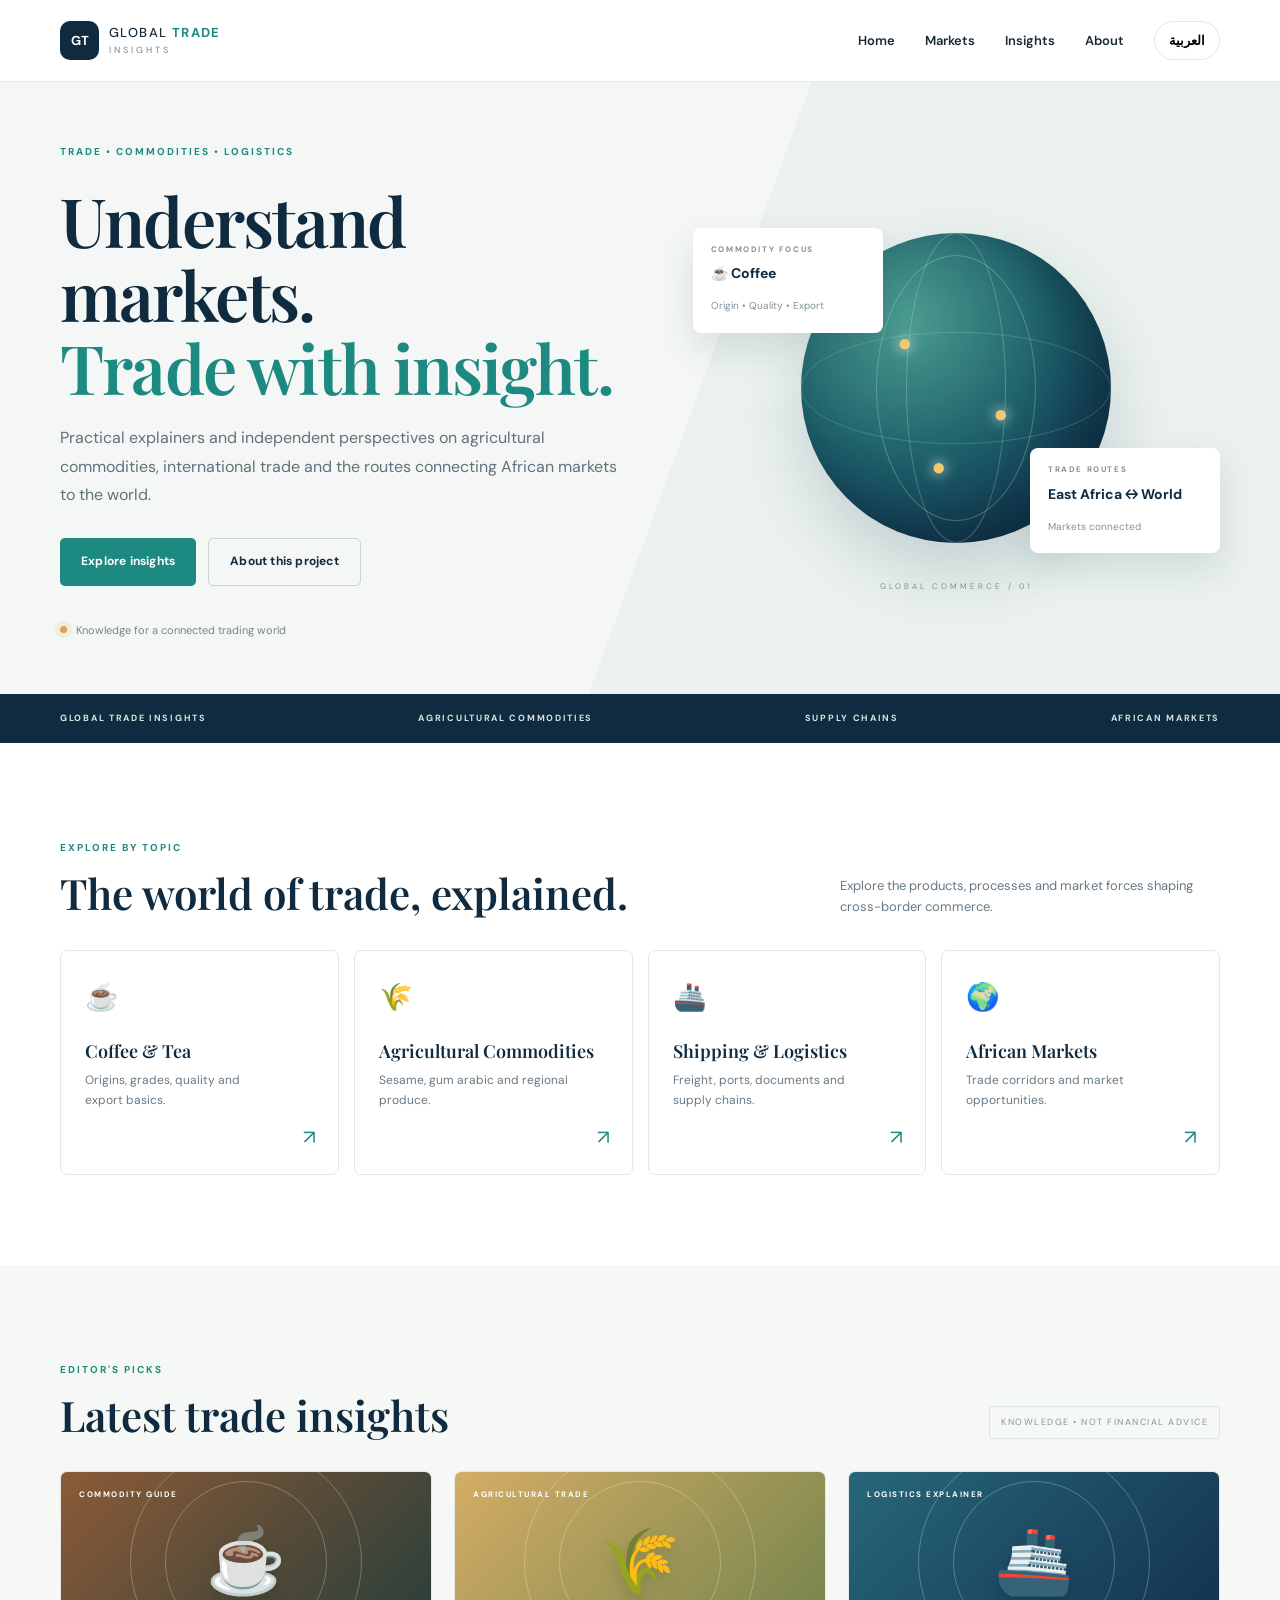
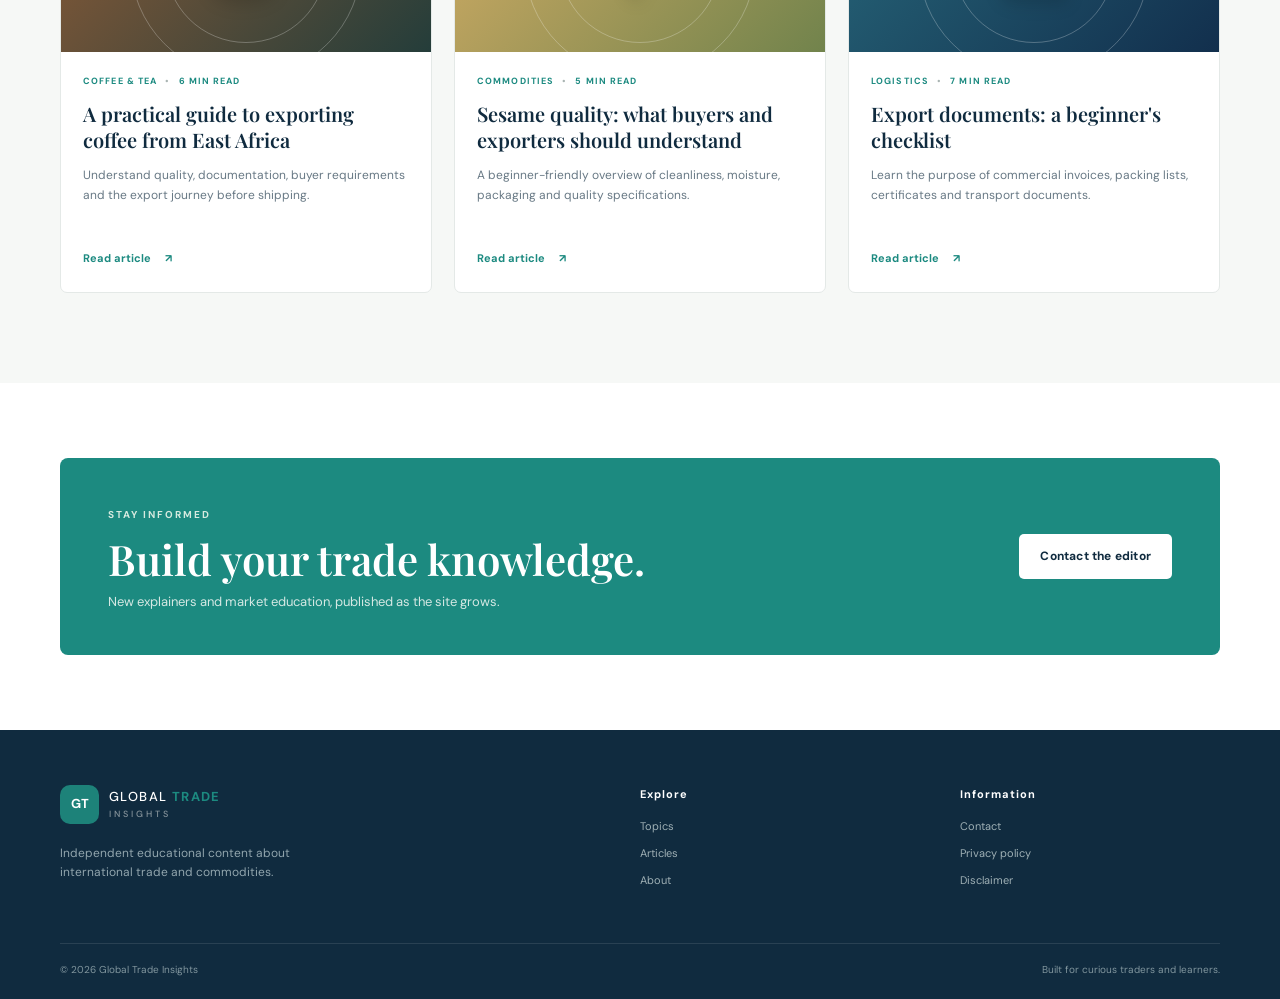
<file: index.html>
<!doctype html>
<html lang="en">
<head>
  <meta charset="utf-8">
  <meta name="viewport" content="width=device-width,initial-scale=1">
  <title>Global Trade Insights | Markets, Commodities & International Trade</title>
  <meta name="description" content="Independent educational insights on global commodity markets, agricultural trade, coffee, sesame, gum arabic, shipping and logistics.">
  <meta name="robots" content="index,follow">
  <link rel="canonical" href="https://YOUR-SITE.github.io/">
  <link rel="stylesheet" href="assets/style.css">
  <script defer src="assets/site.js"></script>
</head>
<body>
<header class="site-header">
  <div class="container nav-wrap">
    <a class="brand" href="index.html"><span class="brand-mark">GT</span><span>GLOBAL <b>TRADE</b><small>INSIGHTS</small></span></a>
    <button class="menu-toggle" aria-label="Open menu" aria-expanded="false">☰</button>
    <nav class="main-nav">
      <a href="index.html" data-en="Home" data-ar="الرئيسية">Home</a>
      <a href="#markets" data-en="Markets" data-ar="الأسواق">Markets</a>
      <a href="#insights" data-en="Insights" data-ar="تحليلات">Insights</a>
      <a href="about.html" data-en="About" data-ar="من نحن">About</a>
      <button id="language-toggle" class="lang-btn" type="button">العربية</button>
    </nav>
  </div>
</header>

<main>
<section class="hero">
  <div class="container hero-grid">
    <div class="hero-copy">
      <span class="eyebrow" data-en="TRADE • COMMODITIES • LOGISTICS" data-ar="التجارة • السلع • الخدمات اللوجستية">TRADE • COMMODITIES • LOGISTICS</span>
      <h1 data-en="Understand markets.<br><em>Trade with insight.</em>" data-ar="افهم الأسواق.<br><em>تاجر برؤية أوضح.</em>">Understand markets.<br><em>Trade with insight.</em></h1>
      <p data-en="Practical explainers and independent perspectives on agricultural commodities, international trade and the routes connecting African markets to the world." data-ar="شروحات عملية ورؤى مستقلة حول السلع الزراعية والتجارة الدولية وطرق ربط الأسواق الإفريقية بالعالم.">Practical explainers and independent perspectives on agricultural commodities, international trade and the routes connecting African markets to the world.</p>
      <div class="hero-actions">
        <a class="btn btn-primary" href="#insights" data-en="Explore insights" data-ar="استكشف التقارير">Explore insights</a>
        <a class="btn btn-outline" href="about.html" data-en="About this project" data-ar="عن المشروع">About this project</a>
      </div>
      <div class="hero-note"><span class="pulse"></span><span data-en="Knowledge for a connected trading world" data-ar="معرفة لعالم تجاري مترابط">Knowledge for a connected trading world</span></div>
    </div>
    <div class="hero-art" role="img" aria-label="Global trade illustration">
      <div class="globe"><div class="globe-lines"></div><span class="pin pin-one">●</span><span class="pin pin-two">●</span><span class="pin pin-three">●</span></div>
      <div class="float-card card-coffee"><span>COMMODITY FOCUS</span><b>☕ Coffee</b><small>Origin • Quality • Export</small></div>
      <div class="float-card card-route"><span>TRADE ROUTES</span><b>East Africa ↔ World</b><small>Markets connected</small></div>
      <div class="art-caption">GLOBAL COMMERCE / 01</div>
    </div>
  </div>
</section>

<section class="ticker"><div class="container ticker-inner"><span>GLOBAL TRADE INSIGHTS</span><span>AGRICULTURAL COMMODITIES</span><span>SUPPLY CHAINS</span><span>AFRICAN MARKETS</span></div></section>

<section class="section container" id="markets">
  <div class="section-heading"><div><span class="eyebrow">EXPLORE BY TOPIC</span><h2 data-en="The world of trade, explained." data-ar="عالم التجارة، بصورة أوضح.">The world of trade, explained.</h2></div><p data-en="Explore the products, processes and market forces shaping cross-border commerce." data-ar="اكتشف المنتجات والعمليات والعوامل التي تشكل التجارة عبر الحدود.">Explore the products, processes and market forces shaping cross-border commerce.</p></div>
  <div class="topic-grid">
    <a class="topic-card topic-coffee" href="#insights"><span class="topic-icon">☕</span><h3>Coffee & Tea</h3><p data-en="Origins, grades, quality and export basics." data-ar="المناشئ والدرجات والجودة وأساسيات التصدير.">Origins, grades, quality and export basics.</p><span class="arrow">↗</span></a>
    <a class="topic-card topic-agri" href="#insights"><span class="topic-icon">🌾</span><h3>Agricultural Commodities</h3><p data-en="Sesame, gum arabic and regional produce." data-ar="السمسم والصمغ العربي والمنتجات الإقليمية.">Sesame, gum arabic and regional produce.</p><span class="arrow">↗</span></a>
    <a class="topic-card topic-logistics" href="#insights"><span class="topic-icon">🚢</span><h3>Shipping & Logistics</h3><p data-en="Freight, ports, documents and supply chains." data-ar="الشحن والموانئ والمستندات وسلاسل الإمداد.">Freight, ports, documents and supply chains.</p><span class="arrow">↗</span></a>
    <a class="topic-card topic-markets" href="#insights"><span class="topic-icon">🌍</span><h3>African Markets</h3><p data-en="Trade corridors and market opportunities." data-ar="الممرات التجارية والفرص السوقية.">Trade corridors and market opportunities.</p><span class="arrow">↗</span></a>
  </div>
</section>

<section class="section feature-section" id="insights">
  <div class="container">
    <div class="section-heading"><div><span class="eyebrow">EDITOR'S PICKS</span><h2 data-en="Latest trade insights" data-ar="أحدث الرؤى التجارية">Latest trade insights</h2></div><span class="section-tag">KNOWLEDGE • NOT FINANCIAL ADVICE</span></div>
    <div class="article-grid">
      <article class="article-card">
        <div class="article-image image-coffee"><span>COMMODITY GUIDE</span><b>☕</b></div>
        <div class="article-body"><div class="meta">COFFEE & TEA <span>•</span> 6 MIN READ</div><h3><a href="articles/coffee-export-basics.html">A practical guide to exporting coffee from East Africa</a></h3><p>Understand quality, documentation, buyer requirements and the export journey before shipping.</p><a class="read-link" href="articles/coffee-export-basics.html">Read article <span>↗</span></a></div>
      </article>
      <article class="article-card">
        <div class="article-image image-sesame"><span>AGRICULTURAL TRADE</span><b>🌾</b></div>
        <div class="article-body"><div class="meta">COMMODITIES <span>•</span> 5 MIN READ</div><h3><a href="articles/sesame-quality.html">Sesame quality: what buyers and exporters should understand</a></h3><p>A beginner-friendly overview of cleanliness, moisture, packaging and quality specifications.</p><a class="read-link" href="articles/sesame-quality.html">Read article <span>↗</span></a></div>
      </article>
      <article class="article-card">
        <div class="article-image image-shipping"><span>LOGISTICS EXPLAINER</span><b>🚢</b></div>
        <div class="article-body"><div class="meta">LOGISTICS <span>•</span> 7 MIN READ</div><h3><a href="articles/export-documents.html">Export documents: a beginner's checklist</a></h3><p>Learn the purpose of commercial invoices, packing lists, certificates and transport documents.</p><a class="read-link" href="articles/export-documents.html">Read article <span>↗</span></a></div>
      </article>
    </div>
  </div>
</section>

<section class="newsletter container">
  <div><span class="eyebrow">STAY INFORMED</span><h2 data-en="Build your trade knowledge." data-ar="طوّر معرفتك التجارية.">Build your trade knowledge.</h2><p data-en="New explainers and market education, published as the site grows." data-ar="شروحات جديدة ومعرفة بالأسواق، ننشرها مع نمو الموقع.">New explainers and market education, published as the site grows.</p></div>
  <a class="btn btn-light" href="contact.html" data-en="Contact the editor" data-ar="تواصل مع المحرر">Contact the editor</a>
</section>
</main>

<footer class="site-footer"><div class="container footer-grid"><div><a class="brand brand-light" href="index.html"><span class="brand-mark">GT</span><span>GLOBAL <b>TRADE</b><small>INSIGHTS</small></span></a><p>Independent educational content about international trade and commodities.</p></div><div><h4>Explore</h4><a href="#markets">Topics</a><a href="#insights">Articles</a><a href="about.html">About</a></div><div><h4>Information</h4><a href="contact.html">Contact</a><a href="privacy.html">Privacy policy</a><a href="disclaimer.html">Disclaimer</a></div></div><div class="container footer-bottom"><span>© <span id="year"></span> Global Trade Insights</span><span>Built for curious traders and learners.</span></div></footer>
</body></html>
</file>
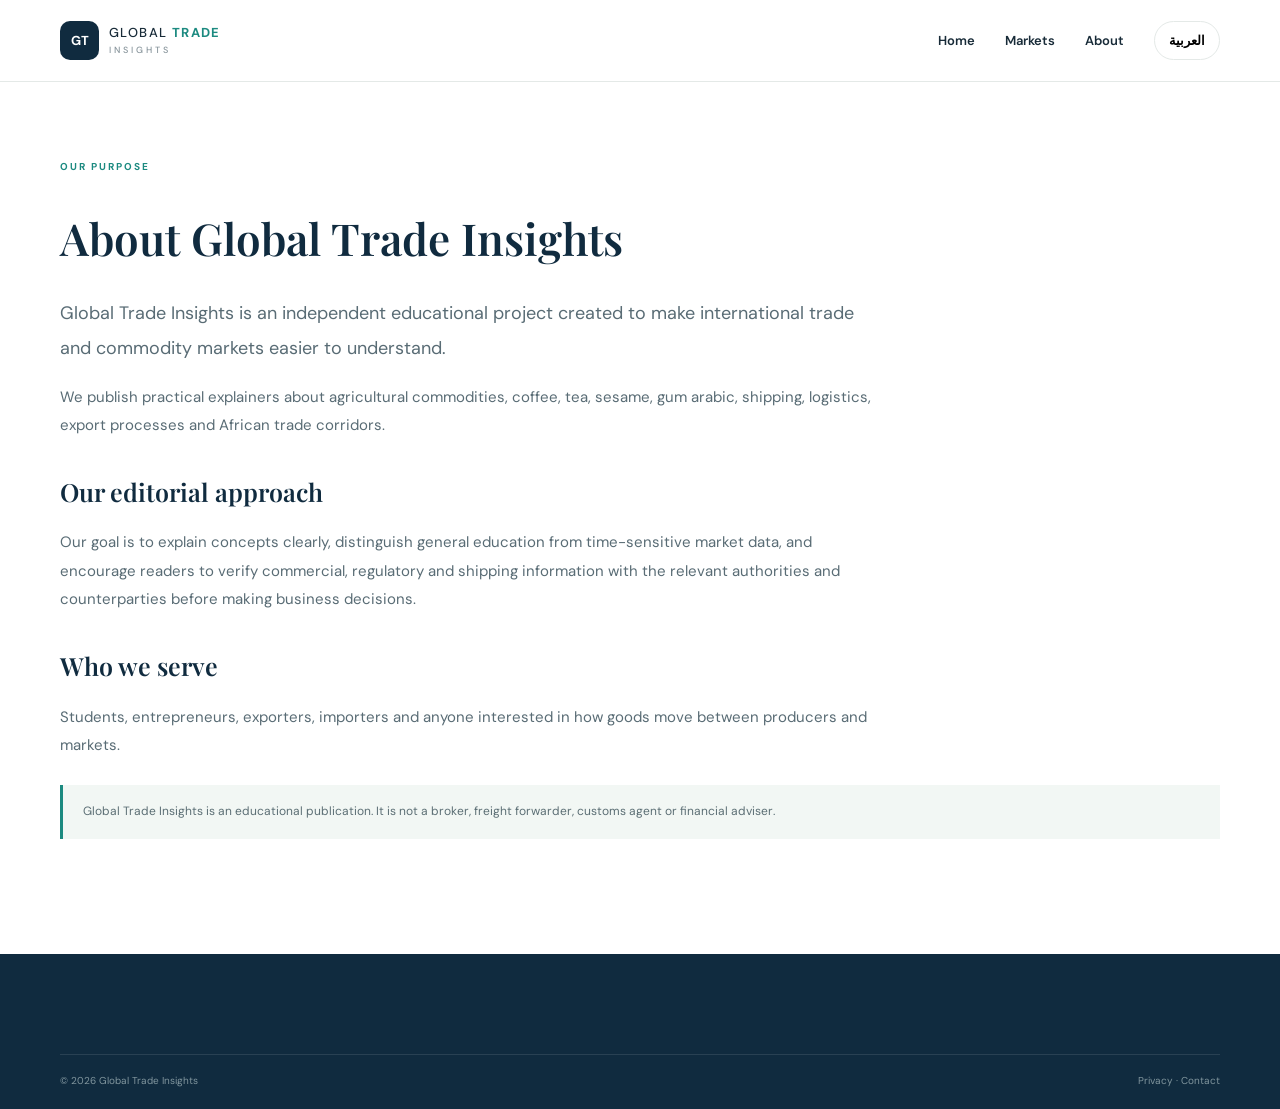
<file: about.html>
<!doctype html><html lang="en"><head><meta charset="utf-8"><meta name="viewport" content="width=device-width,initial-scale=1"><title>About | Global Trade Insights</title><meta name="description" content="Learn about Global Trade Insights and its educational focus on commodities and international trade."><link rel="stylesheet" href="assets/style.css"><script defer src="assets/site.js"></script></head><body><header class="site-header"><div class="container nav-wrap"><a class="brand" href="index.html"><span class="brand-mark">GT</span><span>GLOBAL <b>TRADE</b><small>INSIGHTS</small></span></a><button class="menu-toggle" aria-label="Open menu">☰</button><nav class="main-nav"><a href="index.html">Home</a><a href="index.html#markets">Markets</a><a href="about.html">About</a><button id="language-toggle" class="lang-btn">العربية</button></nav></div></header><main class="container content-page"><span class="eyebrow">OUR PURPOSE</span><h1>About Global Trade Insights</h1><p class="lead">Global Trade Insights is an independent educational project created to make international trade and commodity markets easier to understand.</p><p>We publish practical explainers about agricultural commodities, coffee, tea, sesame, gum arabic, shipping, logistics, export processes and African trade corridors.</p><h2>Our editorial approach</h2><p>Our goal is to explain concepts clearly, distinguish general education from time-sensitive market data, and encourage readers to verify commercial, regulatory and shipping information with the relevant authorities and counterparties before making business decisions.</p><h2>Who we serve</h2><p>Students, entrepreneurs, exporters, importers and anyone interested in how goods move between producers and markets.</p><div class="notice">Global Trade Insights is an educational publication. It is not a broker, freight forwarder, customs agent or financial adviser.</div></main><footer class="site-footer"><div class="container footer-bottom"><span>© <span id="year"></span> Global Trade Insights</span><span><a href="privacy.html">Privacy</a> · <a href="contact.html">Contact</a></span></div></footer></body></html>
</file>
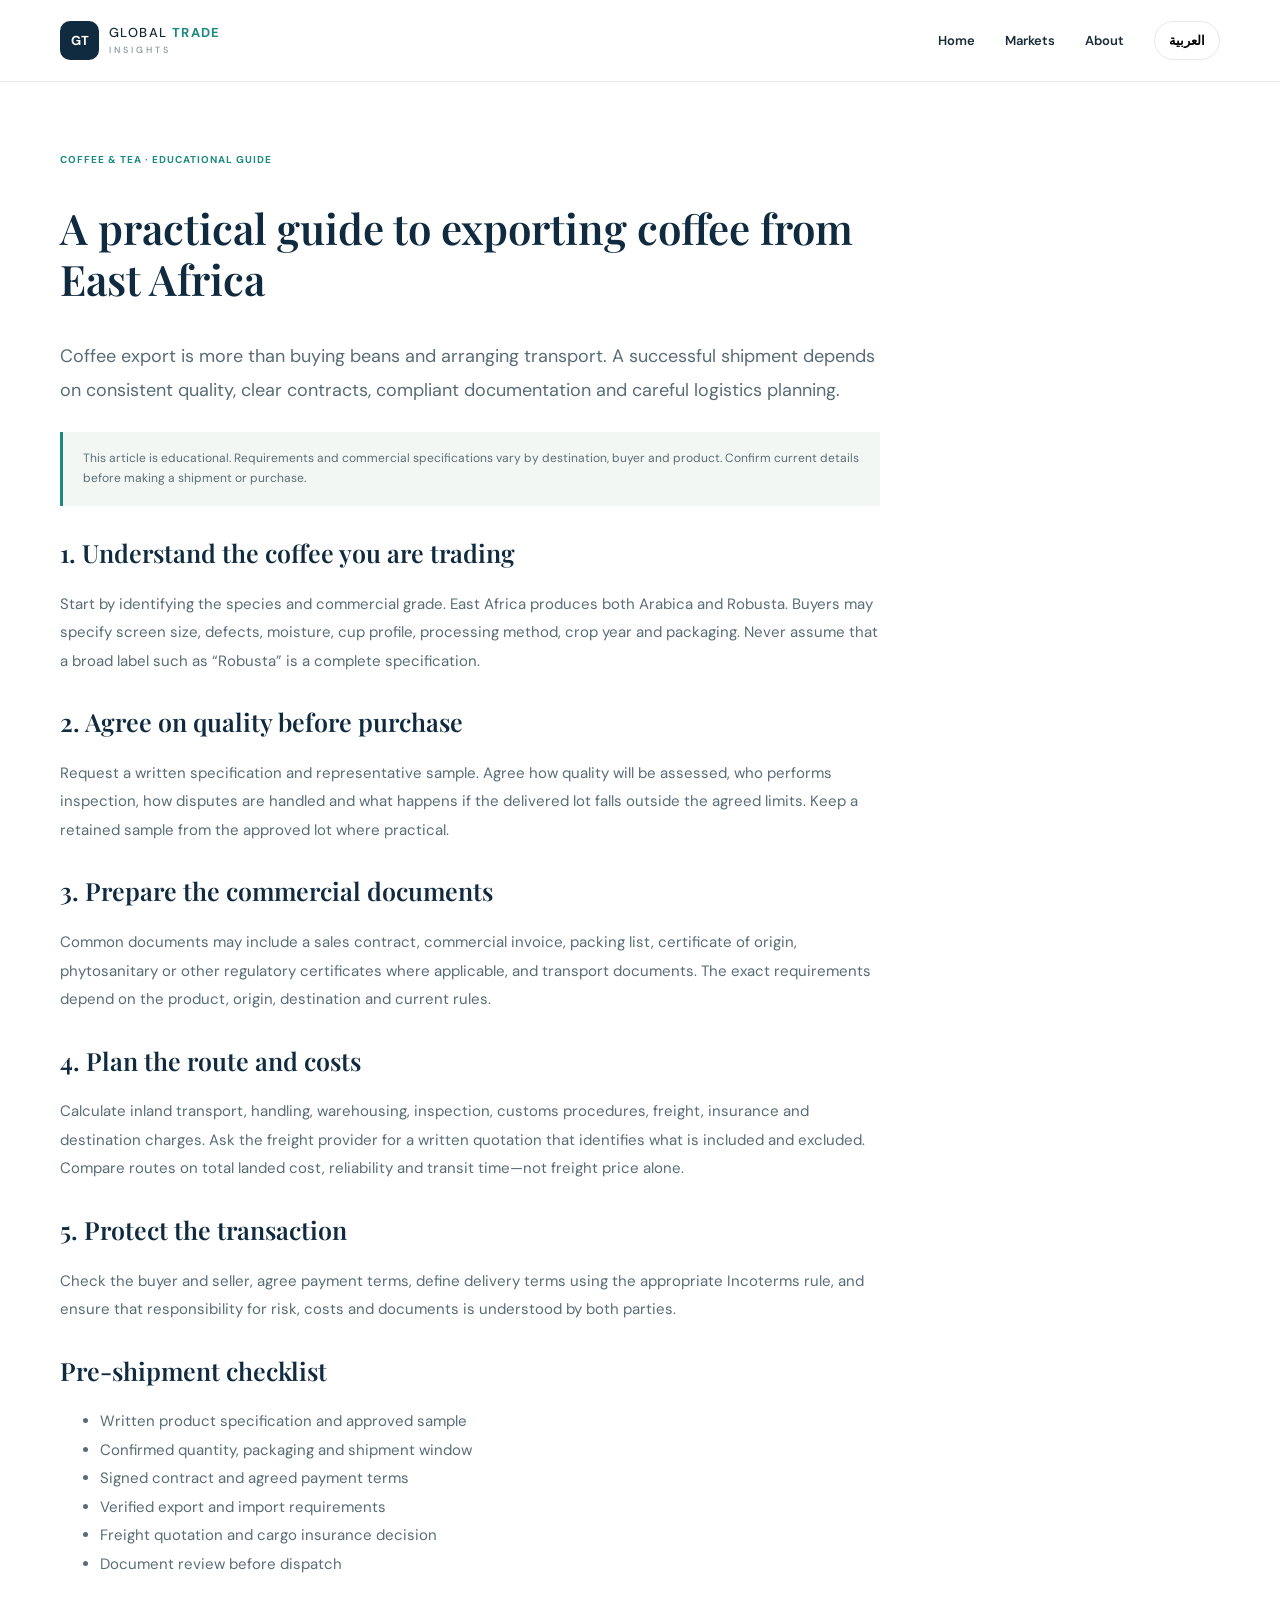
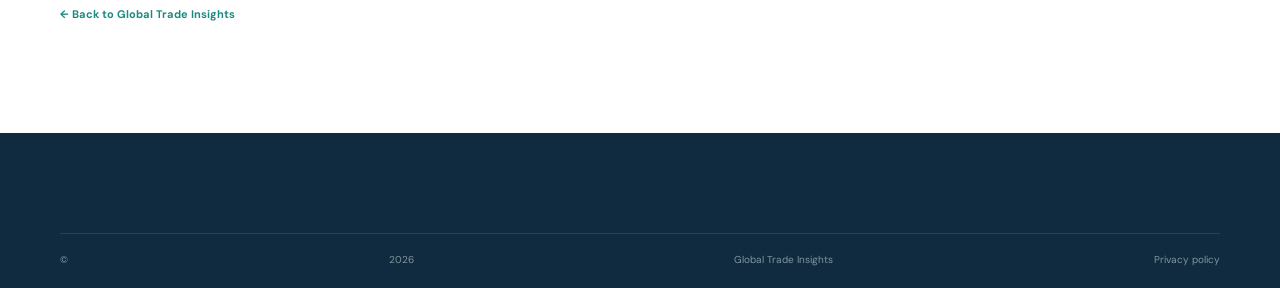
<file: coffee-export-basics.html>
<!doctype html><html lang="en"><head><meta charset="utf-8"><meta name="viewport" content="width=device-width,initial-scale=1"><title>A practical guide to exporting coffee from East Africa | Global Trade Insights</title><meta name="description" content="An introduction to coffee export preparation, quality, documentation and logistics in East Africa."><link rel="stylesheet" href="../assets/style.css"><script defer src="../assets/site.js"></script></head><body><header class="site-header"><div class="container nav-wrap"><a class="brand" href="../index.html"><span class="brand-mark">GT</span><span>GLOBAL <b>TRADE</b><small>INSIGHTS</small></span></a><button class="menu-toggle" aria-label="Open menu">☰</button><nav class="main-nav"><a href="../index.html">Home</a><a href="../index.html#markets">Markets</a><a href="../about.html">About</a><button id="language-toggle" class="lang-btn">العربية</button></nav></div></header><main class="container content-page"><article class="article-content"><div class="article-meta">COFFEE & TEA · EDUCATIONAL GUIDE</div><h1>A practical guide to exporting coffee from East Africa</h1><p class="lead">Coffee export is more than buying beans and arranging transport. A successful shipment depends on consistent quality, clear contracts, compliant documentation and careful logistics planning.</p><div class="notice">This article is educational. Requirements and commercial specifications vary by destination, buyer and product. Confirm current details before making a shipment or purchase.</div><h2>1. Understand the coffee you are trading</h2><p>Start by identifying the species and commercial grade. East Africa produces both Arabica and Robusta. Buyers may specify screen size, defects, moisture, cup profile, processing method, crop year and packaging. Never assume that a broad label such as “Robusta” is a complete specification.</p><h2>2. Agree on quality before purchase</h2><p>Request a written specification and representative sample. Agree how quality will be assessed, who performs inspection, how disputes are handled and what happens if the delivered lot falls outside the agreed limits. Keep a retained sample from the approved lot where practical.</p><h2>3. Prepare the commercial documents</h2><p>Common documents may include a sales contract, commercial invoice, packing list, certificate of origin, phytosanitary or other regulatory certificates where applicable, and transport documents. The exact requirements depend on the product, origin, destination and current rules.</p><h2>4. Plan the route and costs</h2><p>Calculate inland transport, handling, warehousing, inspection, customs procedures, freight, insurance and destination charges. Ask the freight provider for a written quotation that identifies what is included and excluded. Compare routes on total landed cost, reliability and transit time—not freight price alone.</p><h2>5. Protect the transaction</h2><p>Check the buyer and seller, agree payment terms, define delivery terms using the appropriate Incoterms rule, and ensure that responsibility for risk, costs and documents is understood by both parties.</p><h2>Pre-shipment checklist</h2><ul><li>Written product specification and approved sample</li><li>Confirmed quantity, packaging and shipment window</li><li>Signed contract and agreed payment terms</li><li>Verified export and import requirements</li><li>Freight quotation and cargo insurance decision</li><li>Document review before dispatch</li></ul><p><a class="read-link" href="../index.html">← Back to Global Trade Insights</a></p></article></main><footer class="site-footer"><div class="container footer-bottom">© <span id="year"></span> Global Trade Insights <span><a href="../privacy.html">Privacy policy</a></span></div></footer></body></html>
</file>
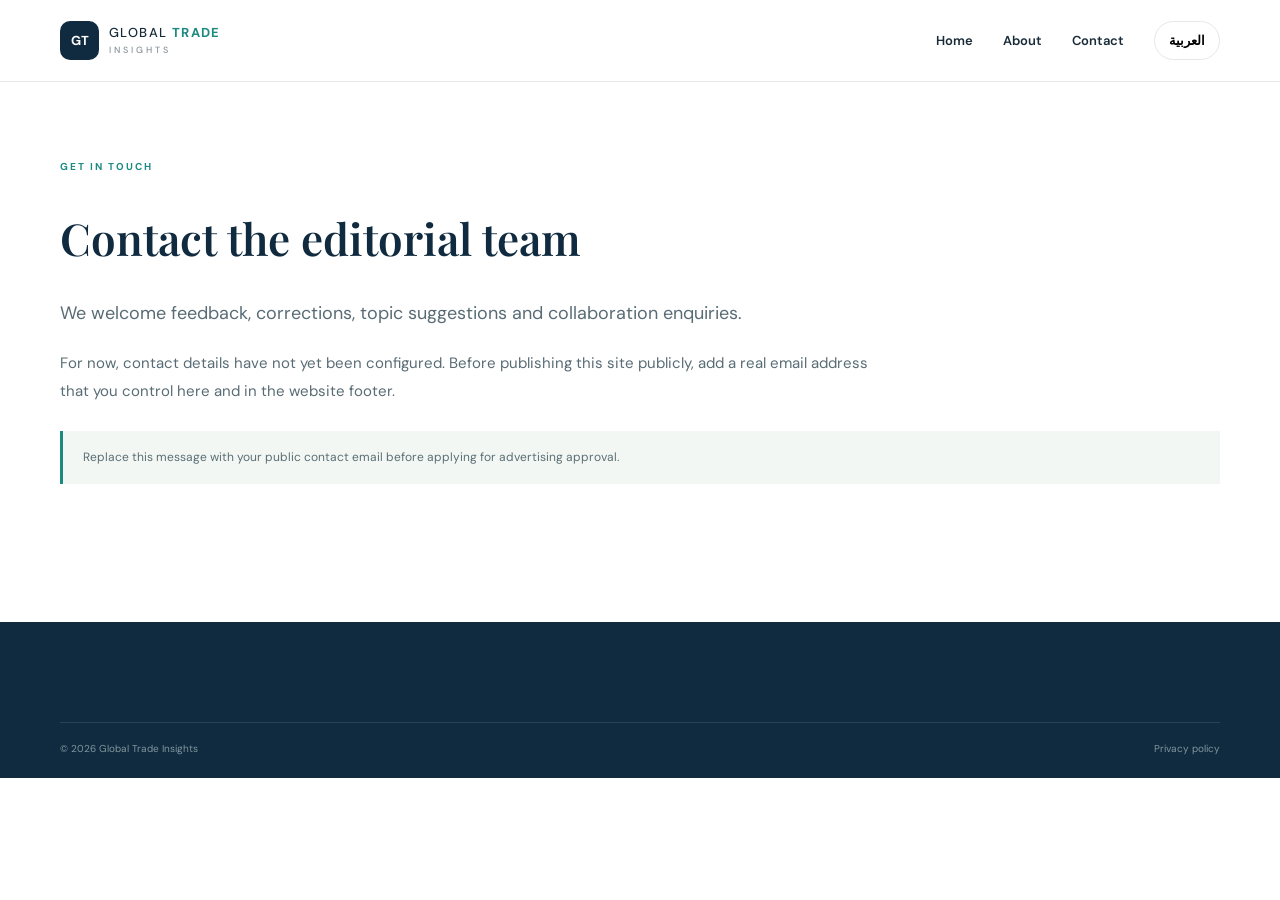
<file: contact.html>
<!doctype html><html lang="en"><head><meta charset="utf-8"><meta name="viewport" content="width=device-width,initial-scale=1"><title>Contact | Global Trade Insights</title><meta name="description" content="Contact Global Trade Insights with editorial questions and feedback."><link rel="stylesheet" href="assets/style.css"><script defer src="assets/site.js"></script></head><body><header class="site-header"><div class="container nav-wrap"><a class="brand" href="index.html"><span class="brand-mark">GT</span><span>GLOBAL <b>TRADE</b><small>INSIGHTS</small></span></a><button class="menu-toggle" aria-label="Open menu">☰</button><nav class="main-nav"><a href="index.html">Home</a><a href="about.html">About</a><a href="contact.html">Contact</a><button id="language-toggle" class="lang-btn">العربية</button></nav></div></header><main class="container content-page"><span class="eyebrow">GET IN TOUCH</span><h1>Contact the editorial team</h1><p class="lead">We welcome feedback, corrections, topic suggestions and collaboration enquiries.</p><p>For now, contact details have not yet been configured. Before publishing this site publicly, add a real email address that you control here and in the website footer.</p><div class="notice">Replace this message with your public contact email before applying for advertising approval.</div></main><footer class="site-footer"><div class="container footer-bottom"><span>© <span id="year"></span> Global Trade Insights</span><a href="privacy.html">Privacy policy</a></div></footer></body></html>
</file>
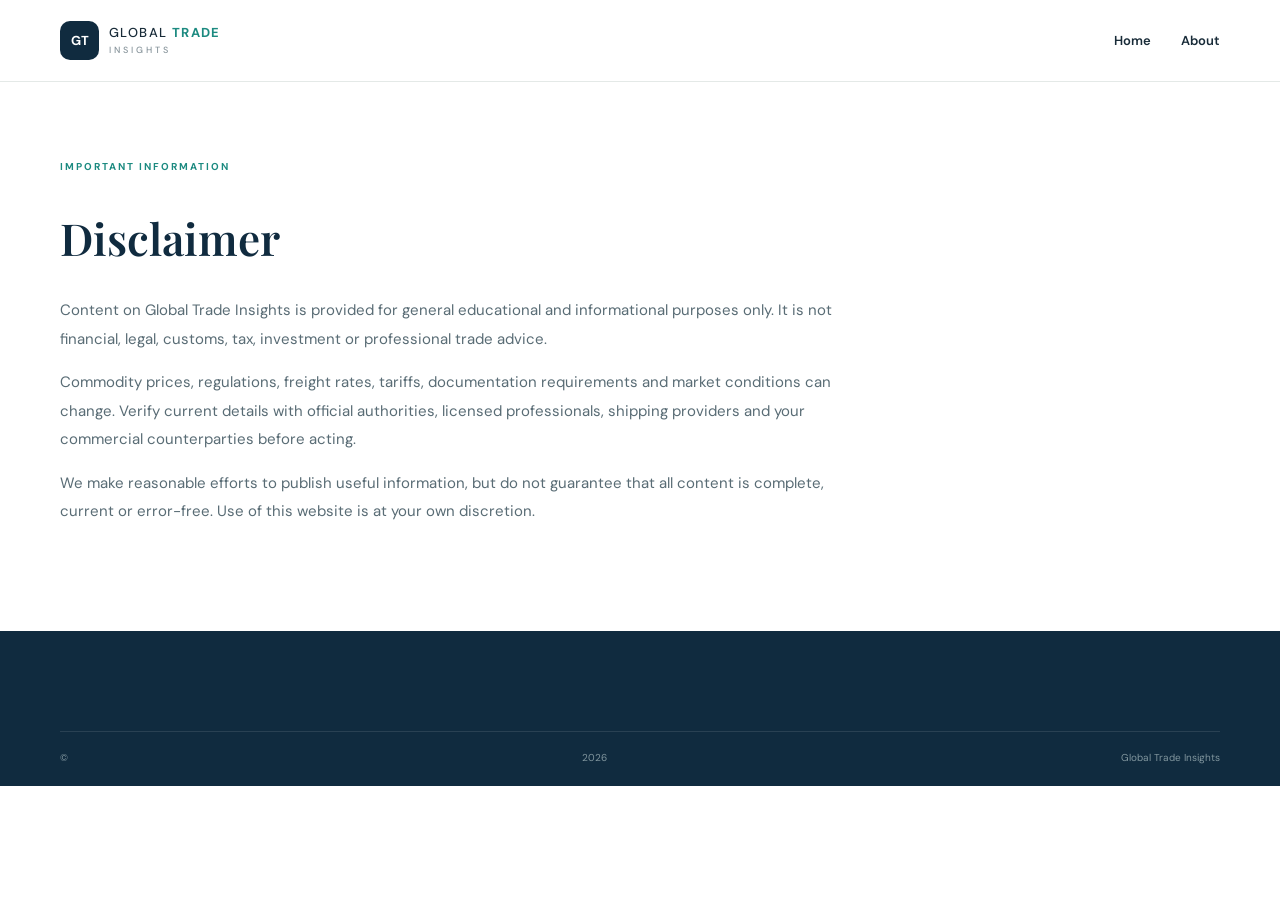
<file: disclaimer.html>
<!doctype html><html lang="en"><head><meta charset="utf-8"><meta name="viewport" content="width=device-width,initial-scale=1"><title>Disclaimer | Global Trade Insights</title><link rel="stylesheet" href="assets/style.css"><script defer src="assets/site.js"></script></head><body><header class="site-header"><div class="container nav-wrap"><a class="brand" href="index.html"><span class="brand-mark">GT</span><span>GLOBAL <b>TRADE</b><small>INSIGHTS</small></span></a><nav class="main-nav"><a href="index.html">Home</a><a href="about.html">About</a></nav></div></header><main class="container content-page"><span class="eyebrow">IMPORTANT INFORMATION</span><h1>Disclaimer</h1><p>Content on Global Trade Insights is provided for general educational and informational purposes only. It is not financial, legal, customs, tax, investment or professional trade advice.</p><p>Commodity prices, regulations, freight rates, tariffs, documentation requirements and market conditions can change. Verify current details with official authorities, licensed professionals, shipping providers and your commercial counterparties before acting.</p><p>We make reasonable efforts to publish useful information, but do not guarantee that all content is complete, current or error-free. Use of this website is at your own discretion.</p></main><footer class="site-footer"><div class="container footer-bottom">© <span id="year"></span> Global Trade Insights</div></footer></body></html>
</file>
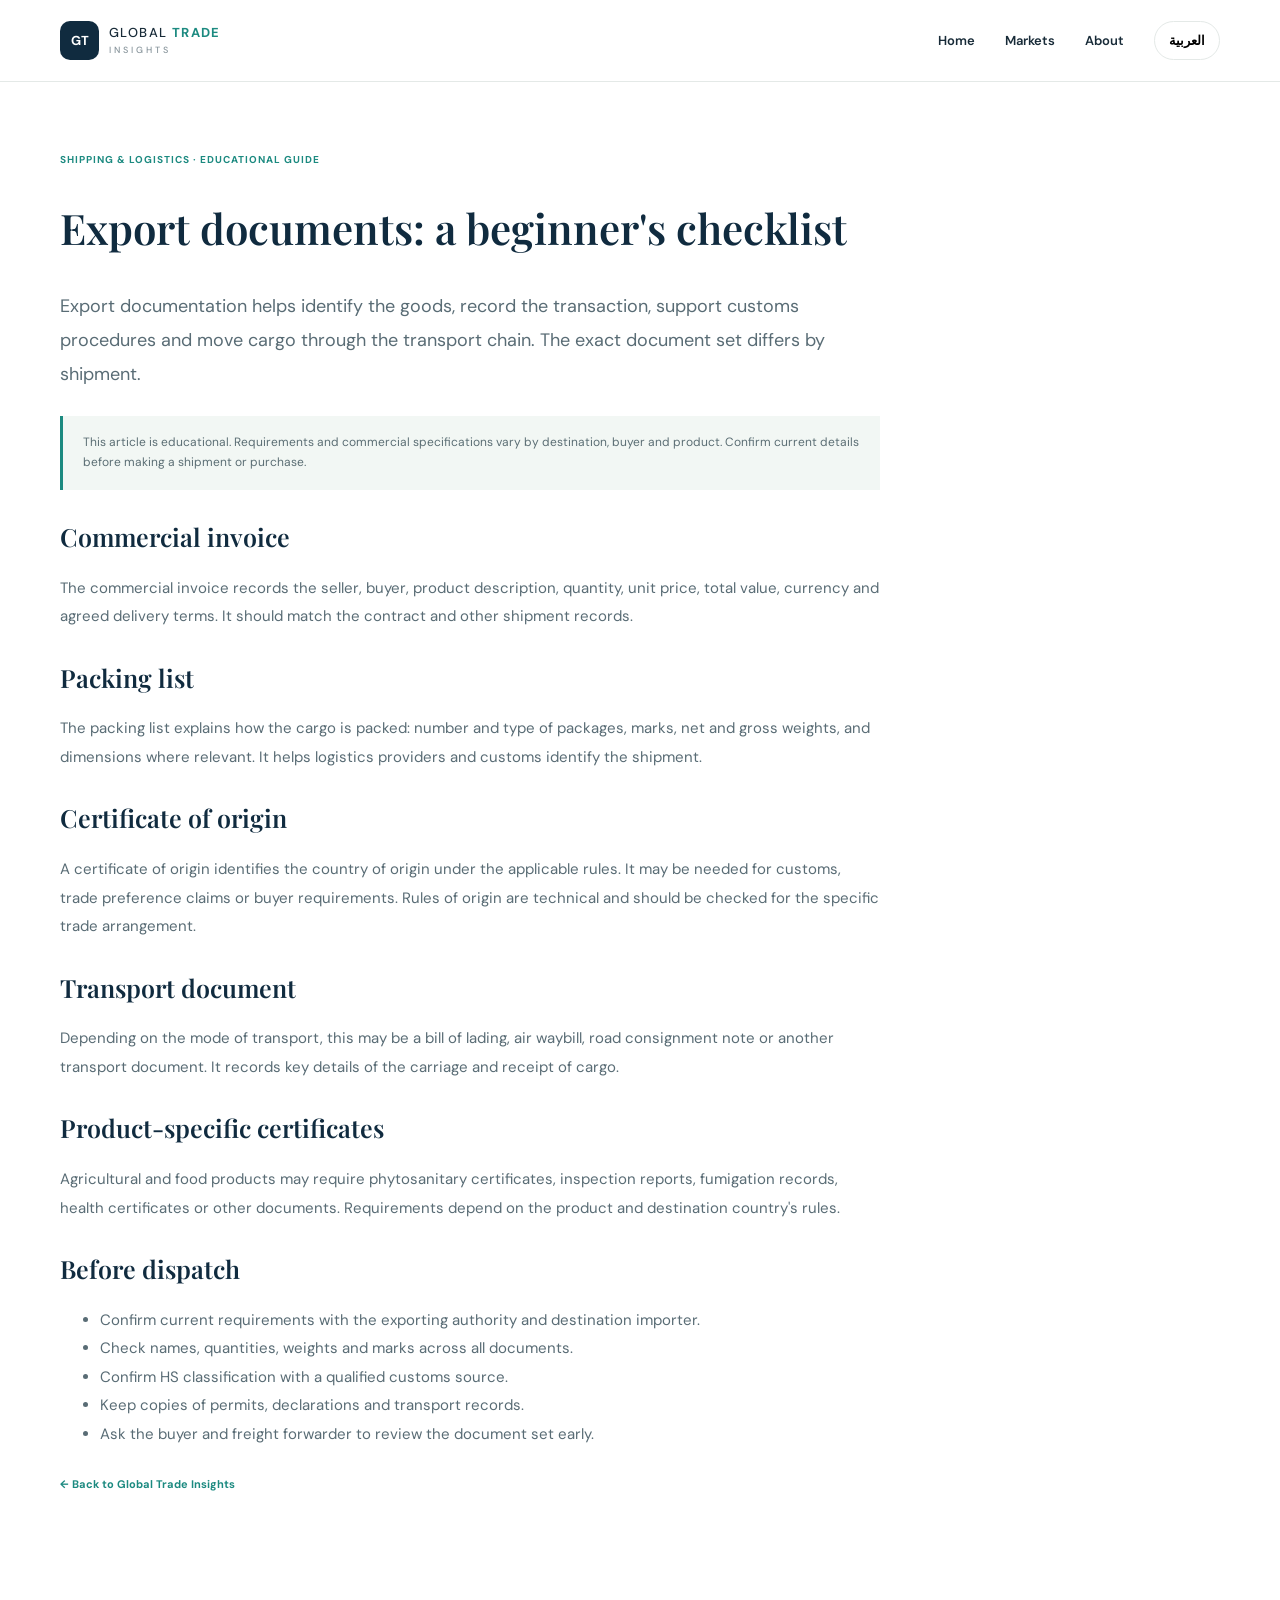
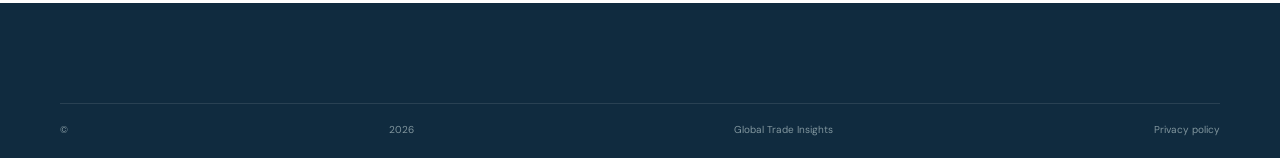
<file: export-documents.html>
<!doctype html><html lang="en"><head><meta charset="utf-8"><meta name="viewport" content="width=device-width,initial-scale=1"><title>Export documents: a beginner's checklist | Global Trade Insights</title><meta name="description" content="Understand common export documents and why requirements vary by commodity, origin and destination."><link rel="stylesheet" href="../assets/style.css"><script defer src="../assets/site.js"></script></head><body><header class="site-header"><div class="container nav-wrap"><a class="brand" href="../index.html"><span class="brand-mark">GT</span><span>GLOBAL <b>TRADE</b><small>INSIGHTS</small></span></a><button class="menu-toggle" aria-label="Open menu">☰</button><nav class="main-nav"><a href="../index.html">Home</a><a href="../index.html#markets">Markets</a><a href="../about.html">About</a><button id="language-toggle" class="lang-btn">العربية</button></nav></div></header><main class="container content-page"><article class="article-content"><div class="article-meta">SHIPPING & LOGISTICS · EDUCATIONAL GUIDE</div><h1>Export documents: a beginner's checklist</h1><p class="lead">Export documentation helps identify the goods, record the transaction, support customs procedures and move cargo through the transport chain. The exact document set differs by shipment.</p><div class="notice">This article is educational. Requirements and commercial specifications vary by destination, buyer and product. Confirm current details before making a shipment or purchase.</div><h2>Commercial invoice</h2><p>The commercial invoice records the seller, buyer, product description, quantity, unit price, total value, currency and agreed delivery terms. It should match the contract and other shipment records.</p><h2>Packing list</h2><p>The packing list explains how the cargo is packed: number and type of packages, marks, net and gross weights, and dimensions where relevant. It helps logistics providers and customs identify the shipment.</p><h2>Certificate of origin</h2><p>A certificate of origin identifies the country of origin under the applicable rules. It may be needed for customs, trade preference claims or buyer requirements. Rules of origin are technical and should be checked for the specific trade arrangement.</p><h2>Transport document</h2><p>Depending on the mode of transport, this may be a bill of lading, air waybill, road consignment note or another transport document. It records key details of the carriage and receipt of cargo.</p><h2>Product-specific certificates</h2><p>Agricultural and food products may require phytosanitary certificates, inspection reports, fumigation records, health certificates or other documents. Requirements depend on the product and destination country's rules.</p><h2>Before dispatch</h2><ul><li>Confirm current requirements with the exporting authority and destination importer.</li><li>Check names, quantities, weights and marks across all documents.</li><li>Confirm HS classification with a qualified customs source.</li><li>Keep copies of permits, declarations and transport records.</li><li>Ask the buyer and freight forwarder to review the document set early.</li></ul><p><a class="read-link" href="../index.html">← Back to Global Trade Insights</a></p></article></main><footer class="site-footer"><div class="container footer-bottom">© <span id="year"></span> Global Trade Insights <span><a href="../privacy.html">Privacy policy</a></span></div></footer></body></html>
</file>
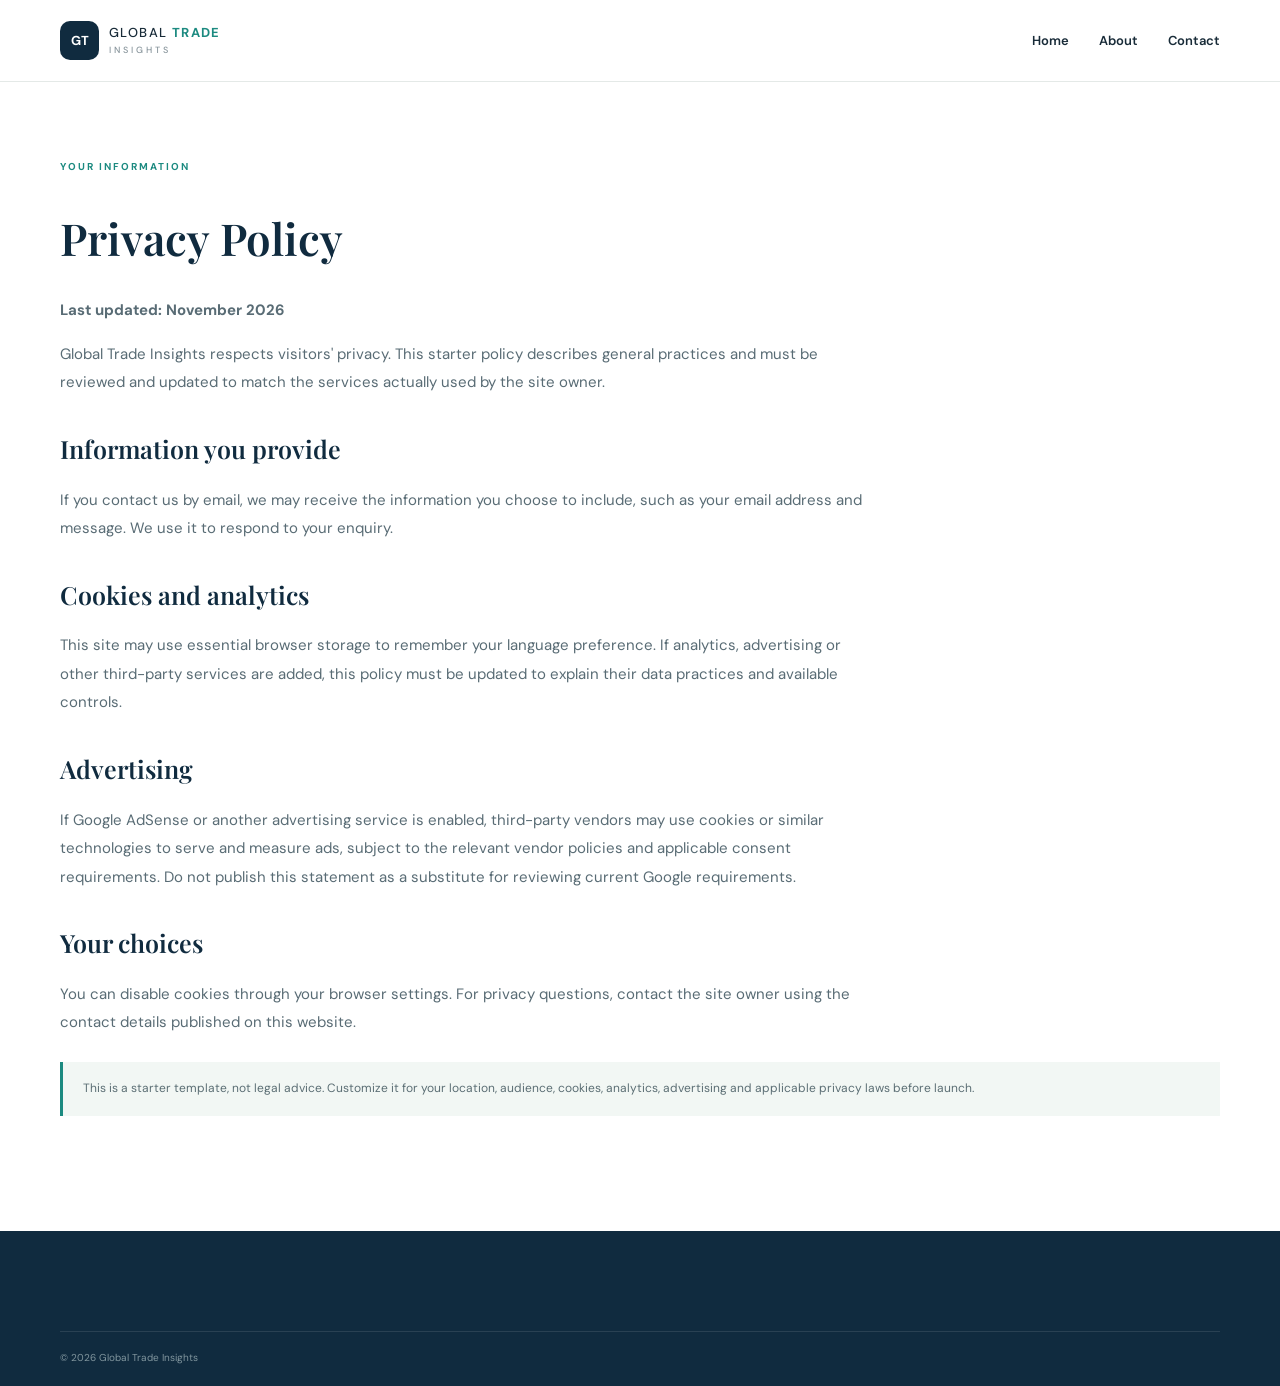
<file: privacy.html>
<!doctype html><html lang="en"><head><meta charset="utf-8"><meta name="viewport" content="width=device-width,initial-scale=1"><title>Privacy Policy | Global Trade Insights</title><meta name="description" content="Privacy policy for Global Trade Insights."><link rel="stylesheet" href="assets/style.css"><script defer src="assets/site.js"></script></head><body><header class="site-header"><div class="container nav-wrap"><a class="brand" href="index.html"><span class="brand-mark">GT</span><span>GLOBAL <b>TRADE</b><small>INSIGHTS</small></span></a><button class="menu-toggle" aria-label="Open menu">☰</button><nav class="main-nav"><a href="index.html">Home</a><a href="about.html">About</a><a href="contact.html">Contact</a></nav></div></header><main class="container content-page"><span class="eyebrow">YOUR INFORMATION</span><h1>Privacy Policy</h1><p><strong>Last updated: November 2026</strong></p><p>Global Trade Insights respects visitors' privacy. This starter policy describes general practices and must be reviewed and updated to match the services actually used by the site owner.</p><h2>Information you provide</h2><p>If you contact us by email, we may receive the information you choose to include, such as your email address and message. We use it to respond to your enquiry.</p><h2>Cookies and analytics</h2><p>This site may use essential browser storage to remember your language preference. If analytics, advertising or other third-party services are added, this policy must be updated to explain their data practices and available controls.</p><h2>Advertising</h2><p>If Google AdSense or another advertising service is enabled, third-party vendors may use cookies or similar technologies to serve and measure ads, subject to the relevant vendor policies and applicable consent requirements. Do not publish this statement as a substitute for reviewing current Google requirements.</p><h2>Your choices</h2><p>You can disable cookies through your browser settings. For privacy questions, contact the site owner using the contact details published on this website.</p><div class="notice">This is a starter template, not legal advice. Customize it for your location, audience, cookies, analytics, advertising and applicable privacy laws before launch.</div></main><footer class="site-footer"><div class="container footer-bottom"><span>© <span id="year"></span> Global Trade Insights</span></div></footer></body></html>
</file>
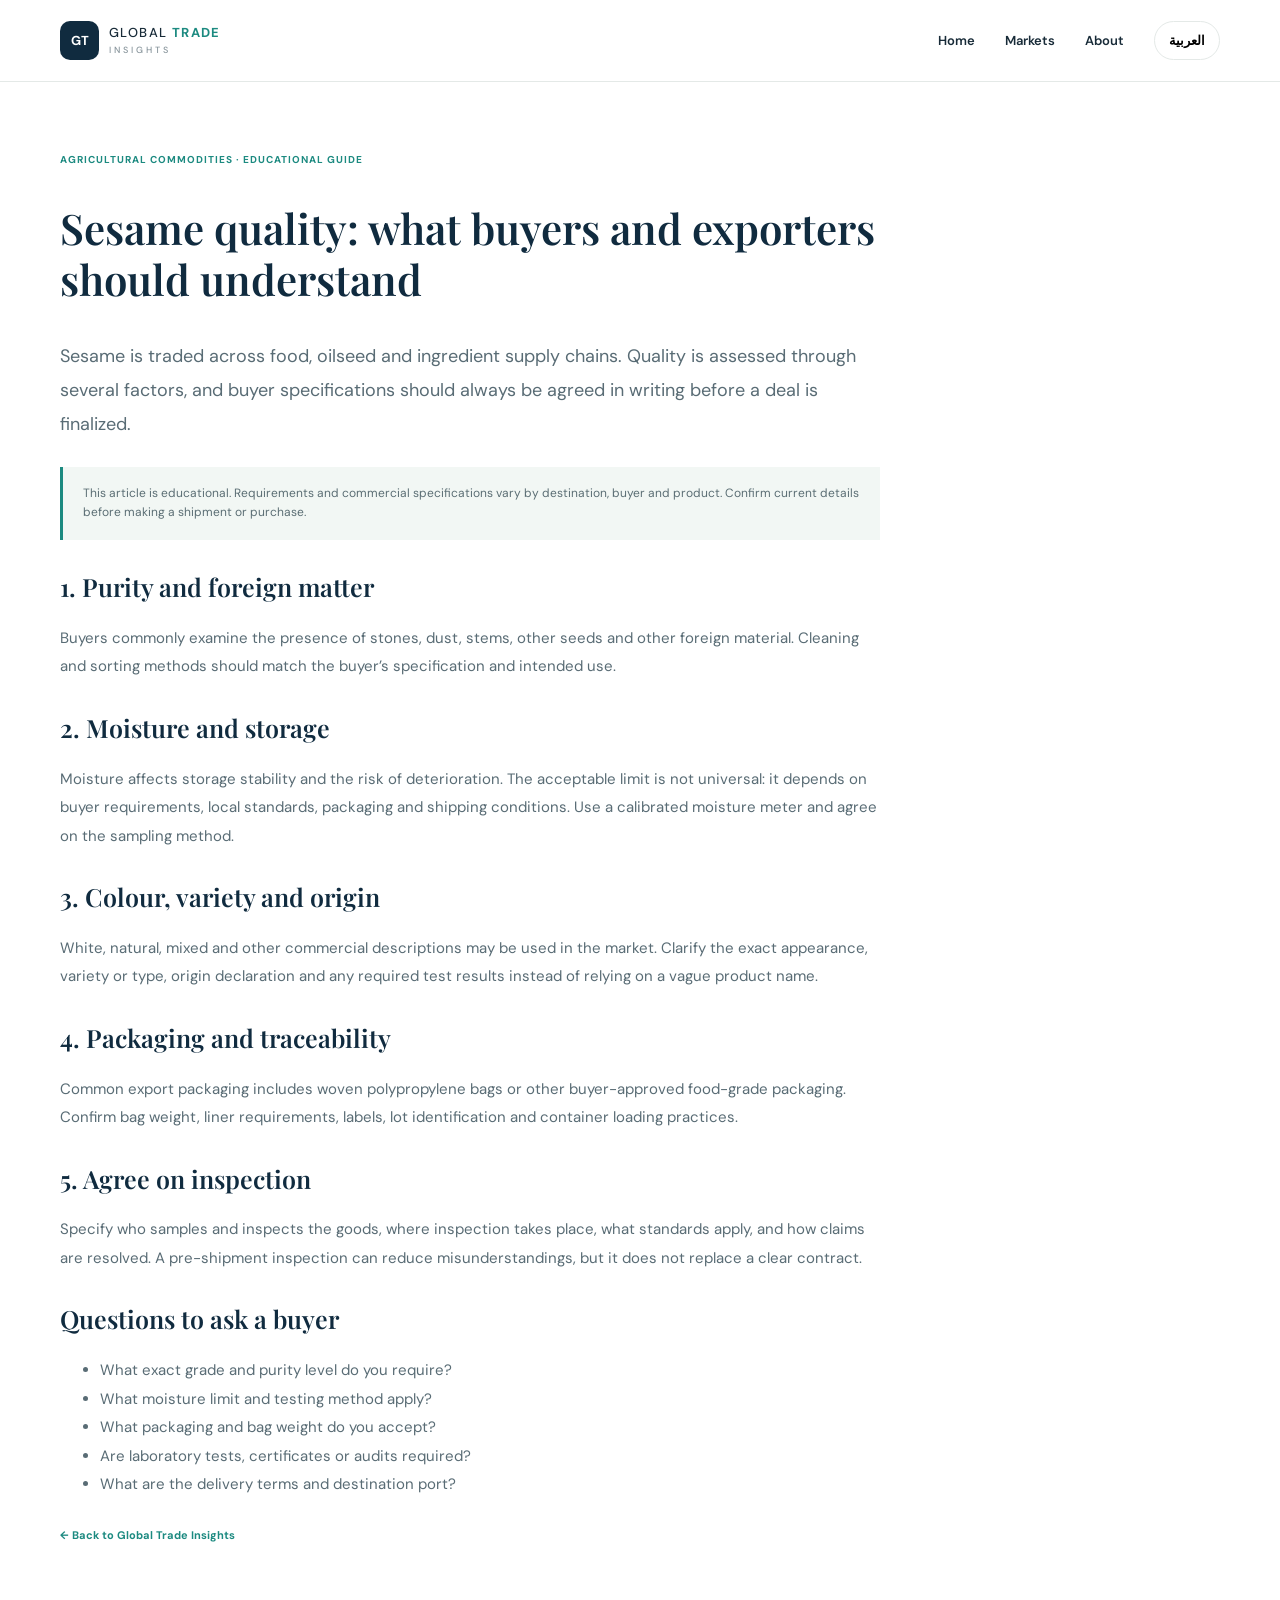
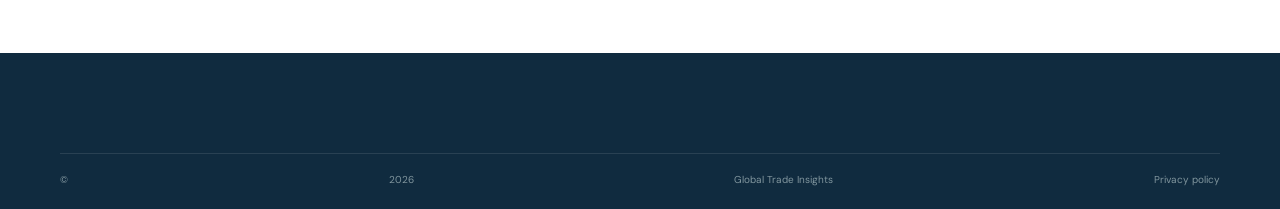
<file: sesame-quality.html>
<!doctype html><html lang="en"><head><meta charset="utf-8"><meta name="viewport" content="width=device-width,initial-scale=1"><title>Sesame quality: what buyers and exporters should understand | Global Trade Insights</title><meta name="description" content="A practical introduction to sesame quality factors, moisture, purity, packaging and buyer specifications."><link rel="stylesheet" href="../assets/style.css"><script defer src="../assets/site.js"></script></head><body><header class="site-header"><div class="container nav-wrap"><a class="brand" href="../index.html"><span class="brand-mark">GT</span><span>GLOBAL <b>TRADE</b><small>INSIGHTS</small></span></a><button class="menu-toggle" aria-label="Open menu">☰</button><nav class="main-nav"><a href="../index.html">Home</a><a href="../index.html#markets">Markets</a><a href="../about.html">About</a><button id="language-toggle" class="lang-btn">العربية</button></nav></div></header><main class="container content-page"><article class="article-content"><div class="article-meta">AGRICULTURAL COMMODITIES · EDUCATIONAL GUIDE</div><h1>Sesame quality: what buyers and exporters should understand</h1><p class="lead">Sesame is traded across food, oilseed and ingredient supply chains. Quality is assessed through several factors, and buyer specifications should always be agreed in writing before a deal is finalized.</p><div class="notice">This article is educational. Requirements and commercial specifications vary by destination, buyer and product. Confirm current details before making a shipment or purchase.</div><h2>1. Purity and foreign matter</h2><p>Buyers commonly examine the presence of stones, dust, stems, other seeds and other foreign material. Cleaning and sorting methods should match the buyer’s specification and intended use.</p><h2>2. Moisture and storage</h2><p>Moisture affects storage stability and the risk of deterioration. The acceptable limit is not universal: it depends on buyer requirements, local standards, packaging and shipping conditions. Use a calibrated moisture meter and agree on the sampling method.</p><h2>3. Colour, variety and origin</h2><p>White, natural, mixed and other commercial descriptions may be used in the market. Clarify the exact appearance, variety or type, origin declaration and any required test results instead of relying on a vague product name.</p><h2>4. Packaging and traceability</h2><p>Common export packaging includes woven polypropylene bags or other buyer-approved food-grade packaging. Confirm bag weight, liner requirements, labels, lot identification and container loading practices.</p><h2>5. Agree on inspection</h2><p>Specify who samples and inspects the goods, where inspection takes place, what standards apply, and how claims are resolved. A pre-shipment inspection can reduce misunderstandings, but it does not replace a clear contract.</p><h2>Questions to ask a buyer</h2><ul><li>What exact grade and purity level do you require?</li><li>What moisture limit and testing method apply?</li><li>What packaging and bag weight do you accept?</li><li>Are laboratory tests, certificates or audits required?</li><li>What are the delivery terms and destination port?</li></ul><p><a class="read-link" href="../index.html">← Back to Global Trade Insights</a></p></article></main><footer class="site-footer"><div class="container footer-bottom">© <span id="year"></span> Global Trade Insights <span><a href="../privacy.html">Privacy policy</a></span></div></footer></body></html>
</file>
<file: assets/style.css>
@import url('https://fonts.googleapis.com/css2?family=DM+Sans:wght@400;500;600;700&family=Playfair+Display:wght@500;600;700&display=swap');
:root{--navy:#102b3f;--navy2:#173d53;--teal:#1c8a80;--gold:#d6a64b;--ink:#182b38;--muted:#687985;--paper:#f7f8f6;--line:#e4e9e7}
*{box-sizing:border-box}html{scroll-behavior:smooth}body{margin:0;background:#fff;color:var(--ink);font-family:'DM Sans',Arial,sans-serif;line-height:1.65}a{color:inherit;text-decoration:none}.container{width:min(1160px,calc(100% - 44px));margin:auto}.site-header{height:82px;border-bottom:1px solid var(--line);background:#fff;display:flex;align-items:center;position:sticky;top:0;z-index:20}.nav-wrap{display:flex;align-items:center;justify-content:space-between}.brand{display:flex;align-items:center;gap:10px;font-size:13px;letter-spacing:1.4px;font-weight:500;line-height:1.2}.brand b{color:var(--teal)}.brand small{display:block;font-size:9px;letter-spacing:3px;color:#87949b;margin-top:4px}.brand-mark{width:39px;height:39px;background:var(--navy);color:#fff;display:grid;place-items:center;border-radius:10px;font-weight:700;letter-spacing:0}.main-nav{display:flex;align-items:center;gap:30px;font-size:13px;font-weight:600}.main-nav a:hover{color:var(--teal)}.lang-btn{border:1px solid var(--line);border-radius:30px;background:white;padding:8px 14px;font:inherit;cursor:pointer}.menu-toggle{display:none;border:0;background:none;font-size:24px;color:var(--navy)}
.hero{background:linear-gradient(110deg,#f4f7f5 0%,#f4f7f5 54%,#eaf1ee 54%,#eaf1ee 100%);overflow:hidden}.hero-grid{min-height:560px;display:grid;grid-template-columns:1.05fr .95fr;align-items:center;gap:50px;padding-top:55px;padding-bottom:55px}.eyebrow{font-size:10px;letter-spacing:2px;color:var(--teal);font-weight:700}.hero h1{font:600 clamp(42px,5.4vw,68px)/1.08 'Playfair Display',Georgia,serif;color:var(--navy);letter-spacing:-1.8px;margin:20px 0}.hero h1 em{color:var(--teal);font-style:normal}.hero-copy>p{max-width:570px;color:#61727b;font-size:16px;line-height:1.8}.hero-actions{display:flex;gap:12px;margin-top:28px;flex-wrap:wrap}.btn{display:inline-flex;align-items:center;justify-content:center;padding:13px 21px;border-radius:5px;font-size:12px;font-weight:700;letter-spacing:.2px}.btn-primary{background:var(--teal);color:white}.btn-primary:hover{background:#146e67}.btn-outline{border:1px solid #c9d4d0;color:var(--navy)}.hero-note{margin-top:35px;color:#77868b;font-size:11px;display:flex;align-items:center;gap:9px}.pulse{height:7px;width:7px;border-radius:50%;background:#d6a64b;box-shadow:0 0 0 5px #d6a64b22}.hero-art{height:410px;position:relative;display:grid;place-items:center}.globe{width:310px;height:310px;border-radius:50%;background:radial-gradient(circle at 34% 28%,#4c9d91,#1c5d68 48%,#12364d 78%);box-shadow:inset -28px -20px 45px #071e315e,0 30px 60px #183d522b;position:relative;overflow:hidden}.globe:before,.globe:after{content:"";position:absolute;border:1px solid #c4e5d54d;border-radius:50%;inset:22px 75px}.globe:after{inset:0 105px}.globe-lines{position:absolute;inset:0;border:1px solid #c4e5d54d;border-radius:50%;transform:scaleY(.36)}.pin{position:absolute;color:#f5c86e;font-size:24px;text-shadow:0 0 14px #fff}.pin-one{top:29%;left:31%}.pin-two{top:52%;left:62%}.pin-three{top:69%;left:42%}.float-card{position:absolute;background:#fff;padding:15px 18px;border-radius:8px;box-shadow:0 15px 35px #173d5320;min-width:190px}.float-card span{display:block;font-size:8px;letter-spacing:1.6px;color:#829198;font-weight:700}.float-card b{display:block;color:var(--navy);font-size:14px;margin:6px 0}.float-card small{font-size:10px;color:#829198}.card-coffee{top:45px;left:0}.card-route{bottom:40px;right:0}.art-caption{position:absolute;bottom:0;left:50%;transform:translateX(-50%);font-size:8px;letter-spacing:3px;color:#81928e;white-space:nowrap}.ticker{background:var(--navy);color:#d9e4e1}.ticker-inner{display:flex;justify-content:space-between;gap:20px;padding:17px 0;font-size:9px;letter-spacing:1.7px;font-weight:700}.section{padding-top:90px;padding-bottom:90px}.section-heading{display:flex;align-items:end;justify-content:space-between;gap:35px;margin-bottom:32px}.section-heading h2,.newsletter h2{font:600 clamp(30px,3.5vw,42px)/1.15 'Playfair Display',Georgia,serif;color:var(--navy);margin:10px 0 0}.section-heading>p{max-width:380px;color:var(--muted);font-size:13px;margin:0}.topic-grid{display:grid;grid-template-columns:repeat(4,1fr);gap:15px}.topic-card{min-height:225px;padding:24px;border:1px solid var(--line);border-radius:7px;position:relative;transition:.2s;background:#fff}.topic-card:hover{transform:translateY(-5px);box-shadow:0 16px 30px #102b3f0d;border-color:#c4d9d3}.topic-icon{font-size:27px}.topic-card h3{font:600 18px 'Playfair Display',Georgia,serif;color:var(--navy);margin:20px 0 8px}.topic-card p{font-size:12px;color:var(--muted);margin:0;max-width:190px}.arrow{position:absolute;right:22px;bottom:20px;color:var(--teal);font-size:20px}.feature-section{background:#f6f8f6}.section-tag{font-size:9px;letter-spacing:1.5px;color:#87949b;border:1px solid #dce5e1;padding:8px 11px;border-radius:3px}.article-grid{display:grid;grid-template-columns:repeat(3,1fr);gap:22px}.article-card{background:#fff;border:1px solid var(--line);border-radius:7px;overflow:hidden}.article-image{height:180px;display:flex;align-items:center;justify-content:center;position:relative;overflow:hidden}.article-image:before,.article-image:after{content:"";position:absolute;border:1px solid #ffffff42;border-radius:50%;width:230px;height:230px}.article-image:after{width:160px;height:160px}.article-image span{position:absolute;left:18px;top:16px;color:#fff;font-size:8px;letter-spacing:1.5px;font-weight:700}.article-image b{font-size:64px;z-index:1;filter:drop-shadow(0 8px 8px #0002)}.image-coffee{background:linear-gradient(135deg,#8b5b37,#243d3a)}.image-sesame{background:linear-gradient(135deg,#d4ad65,#71834c)}.image-shipping{background:linear-gradient(135deg,#27677a,#122f4d)}.article-body{padding:22px}.meta{font-size:9px;letter-spacing:1.1px;color:var(--teal);font-weight:700}.meta span{color:#aab5b3;margin:0 5px}.article-body h3{font:600 20px/1.3 'Playfair Display',Georgia,serif;color:var(--navy);margin:12px 0}.article-body p{font-size:12px;color:var(--muted);line-height:1.7;min-height:62px}.read-link{display:inline-flex;gap:14px;color:var(--teal);font-size:11px;font-weight:700;margin-top:10px}.newsletter{margin-top:75px;margin-bottom:75px;background:var(--teal);color:#fff;padding:42px 48px;border-radius:8px;display:flex;align-items:center;justify-content:space-between;gap:30px}.newsletter .eyebrow{color:#d6eadf}.newsletter h2{color:#fff;margin:8px 0}.newsletter p{color:#d5e8e3;font-size:13px;margin:8px 0 0}.btn-light{background:#fff;color:var(--navy);white-space:nowrap}.site-footer{background:#102b3f;color:#c8d4d6;padding:55px 0 20px}.footer-grid{display:grid;grid-template-columns:2fr 1fr 1fr;gap:60px}.brand-light{color:#fff}.brand-light .brand-mark{background:#1d8279}.footer-grid p{max-width:300px;color:#91a5ad;font-size:12px;margin-top:20px}.footer-grid h4{color:#fff;font-size:11px;letter-spacing:1px;margin:0 0 14px}.footer-grid>div>a:not(.brand){display:block;font-size:11px;color:#9fb0b5;margin:9px 0}.footer-bottom{border-top:1px solid #ffffff1b;margin-top:45px;padding-top:18px;display:flex;justify-content:space-between;color:#81969e;font-size:10px}
.content-page{padding:70px 0 90px;min-height:60vh}.content-page h1{font:600 44px 'Playfair Display',Georgia,serif;color:var(--navy)}.content-page h2{font:600 25px 'Playfair Display',Georgia,serif;color:var(--navy);margin-top:35px}.content-page p,.content-page li{color:#596c75;font-size:15px;line-height:1.9;max-width:820px}.content-page .lead{font-size:18px}.article-content{max-width:820px}.article-content h1{font-size:42px;line-height:1.2}.article-content h2{margin-top:30px}.article-meta{color:var(--teal);font-size:10px;font-weight:700;letter-spacing:1px}.notice{padding:17px 20px;background:#f2f7f4;border-left:3px solid var(--teal);font-size:12px;color:#5b6e74;margin:25px 0}.site-footer a:hover{color:#fff}
[dir="rtl"] body{font-family:Arial,sans-serif}[dir="rtl"] .hero h1,[dir="rtl"] .section-heading h2,[dir="rtl"] .newsletter h2{font-family:Arial,sans-serif}[dir="rtl"] .main-nav{direction:rtl}[dir="rtl"] .section-heading,[dir="rtl"] .newsletter{direction:rtl}[dir="rtl"] .article-body{text-align:right}
@media(max-width:850px){.main-nav{gap:16px}.hero-grid{gap:15px}.topic-grid{grid-template-columns:repeat(2,1fr)}.ticker-inner span:nth-child(3){display:none}}
@media(max-width:650px){.container{width:min(100% - 32px,1160px)}.site-header{height:70px}.menu-toggle{display:block}.main-nav{display:none;position:absolute;top:69px;left:0;right:0;background:#fff;padding:20px 24px 24px;box-shadow:0 15px 20px #102b3f14;flex-direction:column;align-items:flex-start}.main-nav.open{display:flex}.hero{background:#f2f6f3}.hero-grid{grid-template-columns:1fr;padding-top:55px;padding-bottom:35px}.hero-art{height:330px;margin-top:5px}.globe{width:245px;height:245px}.card-coffee{left:0;top:20px}.card-route{right:0;bottom:20px}.float-card{min-width:160px;padding:11px 13px}.section{padding-top:65px;padding-bottom:65px}.section-heading{display:block}.section-heading>p{margin-top:15px}.topic-grid{gap:10px}.topic-card{padding:17px;min-height:205px}.topic-card h3{font-size:16px}.article-grid{grid-template-columns:1fr}.article-image{height:190px}.newsletter{margin-top:50px;margin-bottom:50px;padding:30px 24px;display:block}.newsletter .btn{margin-top:20px}.footer-grid{grid-template-columns:1fr 1fr;gap:30px}.footer-grid>div:first-child{grid-column:1/-1}.footer-bottom{display:block}.footer-bottom span{display:block;margin:6px 0}.ticker-inner{font-size:8px;letter-spacing:1px}.ticker-inner span:nth-child(2){display:none}.content-page{padding:45px 0}.content-page h1,.article-content h1{font-size:34px}}
</file>
